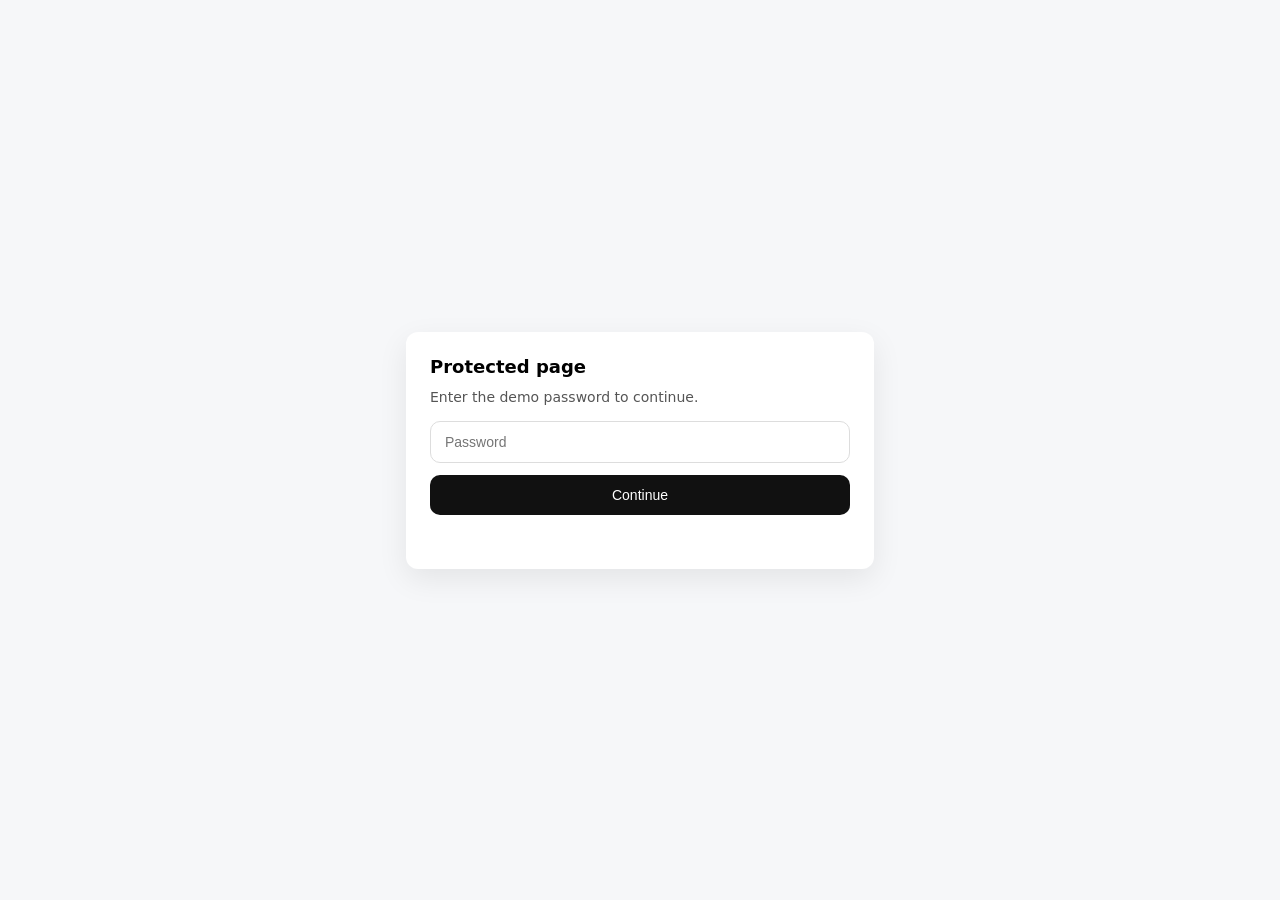
<file: public/auth/login.html>
<!doctype html>
<html lang="en">
<head>
  <meta charset="utf-8" />
  <meta name="viewport" content="width=device-width, initial-scale=1" />
  <title>Enter password</title>
  <style>
    body { font-family: system-ui, -apple-system, Segoe UI, Roboto, sans-serif; margin: 0; background: #F6F7F9; min-height: 100vh; display: flex; align-items: center; justify-content: center; }
    .wrap { max-width: 420px; width: 100%; margin: 0 16px; background: #fff; padding: 24px; border-radius: 12px; box-shadow: 0 10px 30px rgba(0,0,0,.08); }
    h1 { font-size: 18px; margin: 0 0 12px; }
    p { margin: 0 0 16px; color: #555; font-size: 14px; }
    input { width: 100%; box-sizing: border-box; padding: 12px 14px; font-size: 14px; border: 1px solid #ddd; border-radius: 10px; }
    button { width: 100%; margin-top: 12px; padding: 12px 14px; font-size: 14px; border: 0; border-radius: 10px; cursor: pointer; background: #111; color: #fff; }
    .err { margin-top: 12px; color: #B00020; font-size: 13px; min-height: 18px; }
  </style>
</head>
<body>
  <div class="wrap">
    <h1>Protected page</h1>
    <p>Enter the demo password to continue.</p>

    <form id="form">
      <input id="pw" type="password" autocomplete="current-password" placeholder="Password" required />
      <button type="submit">Continue</button>
      <div class="err" id="err"></div>
    </form>
  </div>

  <!-- Do NOT add auth-gate.js here – login page must stay public -->
  <script src="auth-config.js"></script>
  <script src="auth-core.js"></script>
  <script src="auth-login.js"></script>
</body>
</html>
</file>
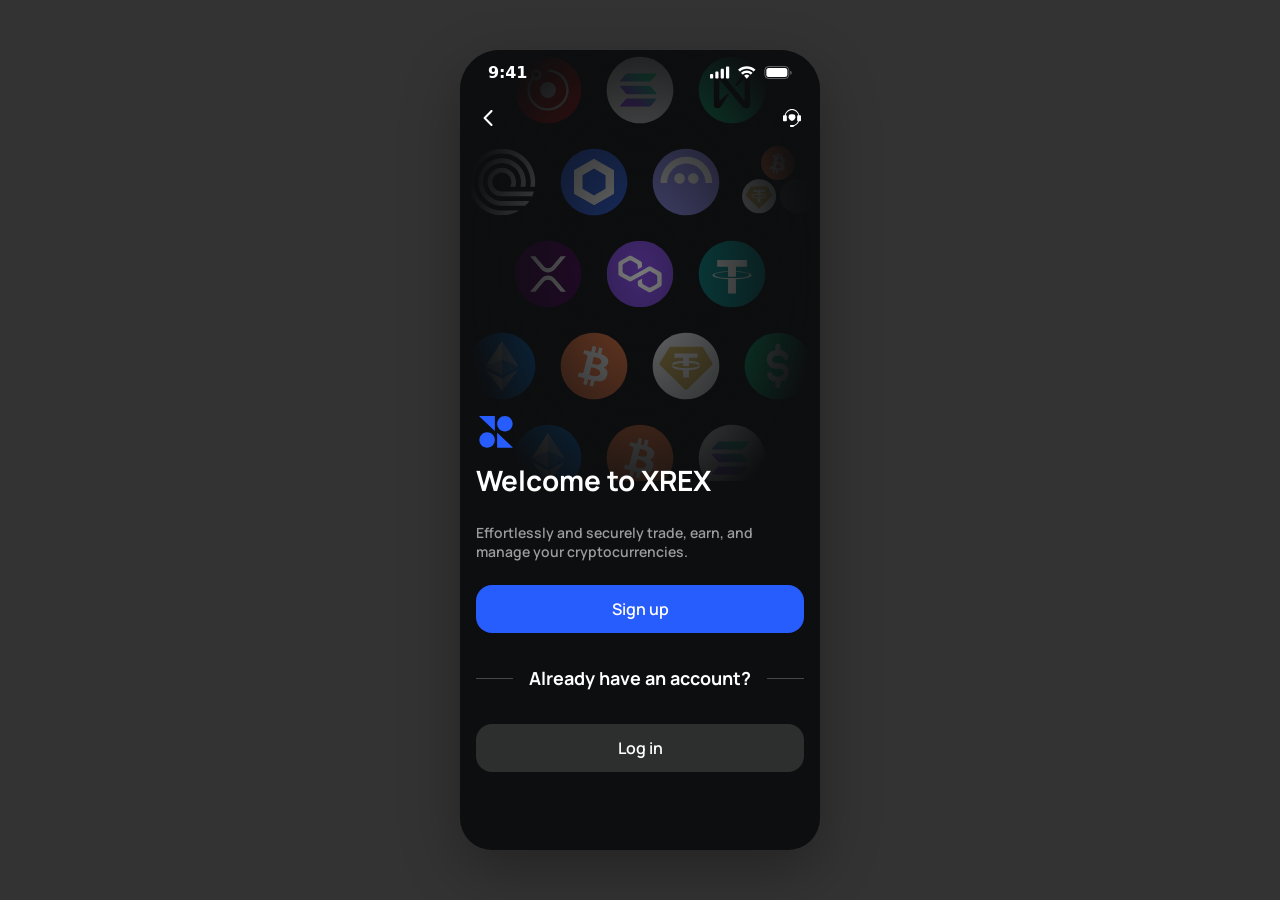
<file: public/auth/signup.html>
<!DOCTYPE html>
<html lang="en">

<head>
    <meta charset="UTF-8">
    <meta name="viewport"
        content="width=device-width, initial-scale=1.0, maximum-scale=1, user-scalable=no, viewport-fit=cover">
    <meta name="apple-mobile-web-app-capable" content="yes">
    <meta name="apple-mobile-web-app-status-bar-style" content="black-translucent">
    <meta name="theme-color" content="#0D0E0F">
    <title>Sign up to XREX</title>
    <link rel="preconnect" href="https://fonts.googleapis.com" />
    <link rel="preconnect" href="https://fonts.gstatic.com" crossorigin />
    <link href="https://fonts.googleapis.com/css2?family=Manrope:wght@400;600;700&display=swap" rel="stylesheet" />
    <link rel="stylesheet" href="../css/main.css" />
</head>

<body>
    <div class="phone-container phone-container--auth-signup">
        <main class="auth-signup" aria-label="Sign up to XREX">
            <header class="auth-signup__header">
                <button class="auth-signup__icon-btn" type="button" data-auth-signup-back aria-label="Back">
                    <img src="../assets/icon_back.svg" alt="" />
                </button>
                <div class="auth-signup__header-spacer" aria-hidden="true"></div>
                <button class="auth-signup__icon-btn" type="button" aria-label="Support">
                    <img src="../assets/icon_intercom.svg" alt="" />
                </button>
            </header>

            <div class="auth-signup__hero-wrap">
                <div class="auth-signup__hero-coins" aria-hidden="true">
                    <div class="auth-signup__hero-track" data-auth-signup-hero-track></div>
                </div>
                <div class="auth-signup__hero-mask" aria-hidden="true"></div>
            </div>

            <div class="auth-signup__intro">
                <img class="auth-signup__logo" src="../assets/logo_nolabel.svg" alt="" width="40" height="40" />
                <div class="auth-signup__copy">
                    <h1 class="auth-signup__title">Welcome to XREX</h1>
                    <p class="auth-signup__subtitle">Effortlessly and securely trade, earn, and manage your cryptocurrencies.</p>
                </div>
            </div>

            <div class="auth-signup__form">
                <button class="auth-signup__btn auth-signup__btn--primary" type="button" data-auth-signup-continue>
                    Sign up
                </button>

                <div class="auth-signup__divider" aria-hidden="true">
                    <span class="auth-signup__divider-line"></span>
                    <span class="auth-signup__divider-text">Already have an account?</span>
                    <span class="auth-signup__divider-line"></span>
                </div>

                <button class="auth-signup__btn auth-signup__btn--secondary" type="button" data-auth-signup-login>
                    Log in
                </button>
            </div>
        </main>

        <div
            class="currency-sheet auth-referral-sheet"
            data-auth-referral-sheet
            hidden
            aria-modal="true"
            role="dialog"
            aria-label="Referral code"
        >
            <button class="currency-sheet__backdrop" type="button" data-auth-referral-sheet-close aria-label="Close"></button>
            <div class="currency-sheet__panel">
                <div class="currency-sheet__handle-wrap">
                    <div class="currency-sheet__handle"></div>
                </div>
                <div class="currency-sheet__body auth-referral-sheet__body">
                    <div class="auth-referral-sheet__hero">
                        <img class="auth-referral-sheet__icon" src="../assets/icon_gift_blue.svg" alt="" width="58" height="58" />
                        <h2 class="auth-referral-sheet__title">Get benefits by signing up with a referral code!</h2>
                    </div>
                    <label class="auth-referral-sheet__field">
                        <span class="auth-referral-sheet__label">Referral code (Optional)</span>
                        <div class="auth-referral-sheet__input-wrap">
                            <input
                                class="auth-referral-sheet__input"
                                type="text"
                                placeholder="Enter referral code"
                                autocomplete="off"
                                data-auth-referral-sheet-input
                            />
                            <button class="auth-referral-sheet__paste" type="button" data-auth-referral-sheet-paste>Paste</button>
                        </div>
                    </label>
                </div>
                <div class="currency-sheet__footer currency-sheet__footer--split auth-referral-sheet__footer">
                    <button
                        class="schedule-time-sheet__btn schedule-time-sheet__btn--secondary"
                        type="button"
                        data-auth-referral-sheet-skip
                    >
                        Skip
                    </button>
                    <button
                        class="schedule-time-sheet__btn schedule-time-sheet__btn--primary auth-referral-sheet__next"
                        type="button"
                        data-auth-referral-sheet-next
                    >
                        Next
                    </button>
                </div>
            </div>
        </div>

        <div class="snackbar" data-snackbar hidden role="status" aria-live="polite">
            <div class="snackbar__text" data-snackbar-text>Not in prototype</div>
        </div>

        <div class="status-bar safe-area-top phone-container__status-bar" aria-hidden="true">
            <div class="status-bar__left">
                <span>9:41</span>
            </div>
            <div class="status-bar__right">
                <img class="status-bar__icons" src="../assets/icons_statusbar.svg" alt="" />
            </div>
        </div>
    </div>

    <script src="auth-signup.js"></script>
</body>

</html>
</file>
